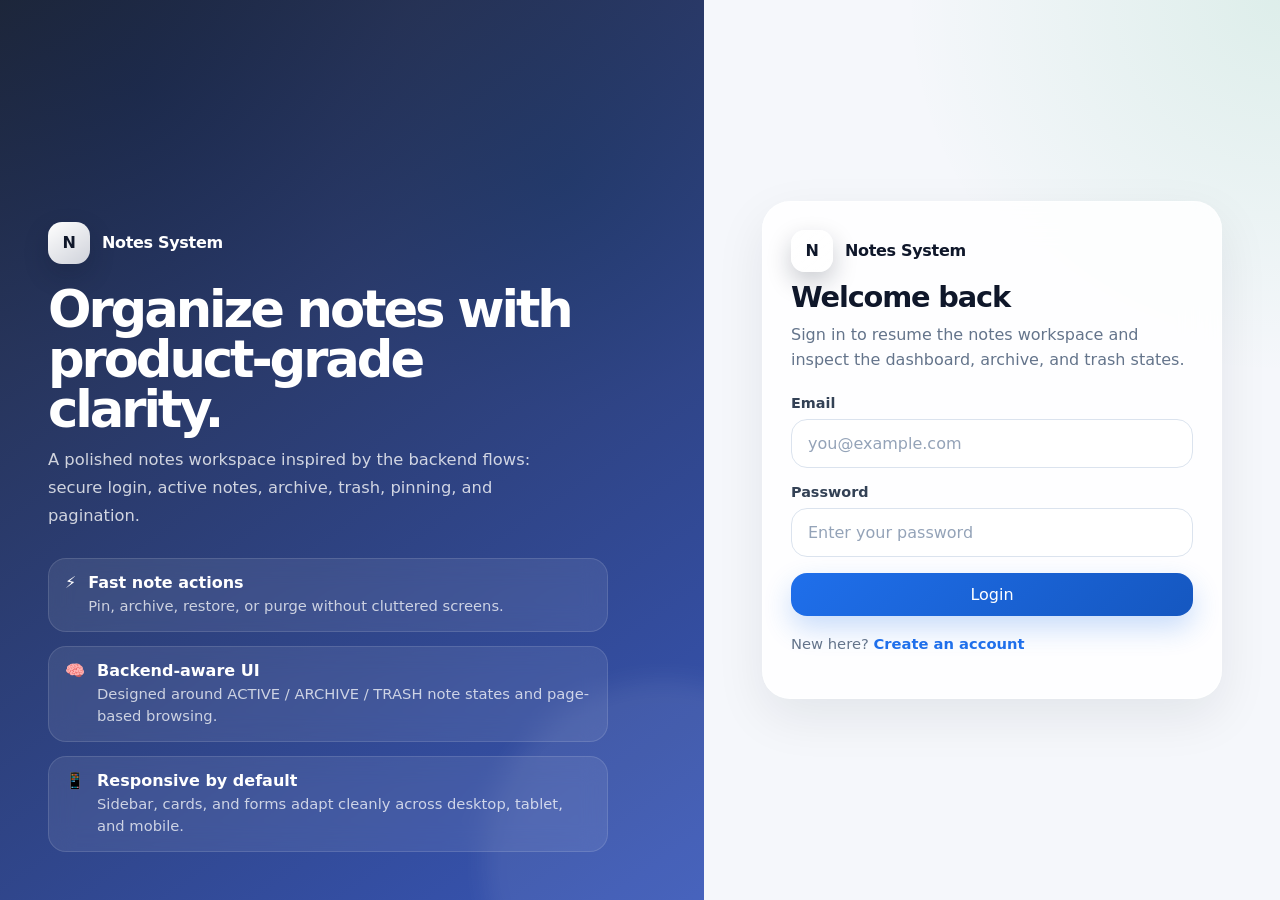
<file: index.html>
<!DOCTYPE html>
<html lang="en">
<head>
  <meta charset="UTF-8" />
  <meta name="viewport" content="width=device-width, initial-scale=1.0" />
  <title>Notes System — Login</title>
  <link rel="stylesheet" href="css/style.css" />
  <link rel="icon" type="image/png" href="images/favicon.png">
</head>
<body data-page="login">
  
<div class="auth-shell">
  <aside class="auth-hero">
    <div class="hero-copy">
      <div class="brand">
        <div class="brand-mark">N</div>
        <span class="brand-text">Notes System</span>
      </div>
      <h1>Organize notes with product-grade clarity.</h1>
      <p>A polished notes workspace inspired by the backend flows: secure login, active notes, archive, trash, pinning, and pagination.</p>
      <div class="hero-points">
        <div class="hero-point">
          <div>⚡</div>
          <div><b>Fast note actions</b><span>Pin, archive, restore, or purge without cluttered screens.</span></div>
        </div>
        <div class="hero-point">
          <div>🧠</div>
          <div><b>Backend-aware UI</b><span>Designed around ACTIVE / ARCHIVE / TRASH note states and page-based browsing.</span></div>
        </div>
        <div class="hero-point">
          <div>📱</div>
          <div><b>Responsive by default</b><span>Sidebar, cards, and forms adapt cleanly across desktop, tablet, and mobile.</span></div>
        </div>
      </div>
    </div>
  </aside>
  <main class="auth-panel">
    <form class="auth-card" id="loginForm" novalidate>
      <div class="brand" style="margin-bottom:8px">
        <div class="brand-mark">N</div>
        <span class="brand-text">Notes System</span>
      </div>
      <h2>Welcome back</h2>
      <p class="sub">Sign in to resume the notes workspace and inspect the dashboard, archive, and trash states.</p>
      <div id="formError" class="alert error" style="display:none"></div>
      <div class="field-group">
        <label for="email">Email</label>
        <input class="input" type="email" id="email" placeholder="you@example.com" autocomplete="email" />
      </div>
      <div class="field-group">
        <label for="password">Password</label>
        <input class="input" type="password" id="password" placeholder="Enter your password" autocomplete="current-password" />
      </div>
      <button class="primary-btn" type="submit" style="width:100%">Login</button>
      <p class="form-note">New here? <a class="link" href="register.html">Create an account</a></p>
    </form>
  </main>
</div>

  <div class="toast" id="toast" aria-live="polite"></div>
  <script src="js/script.js"></script>
</body>
</html>
</file>
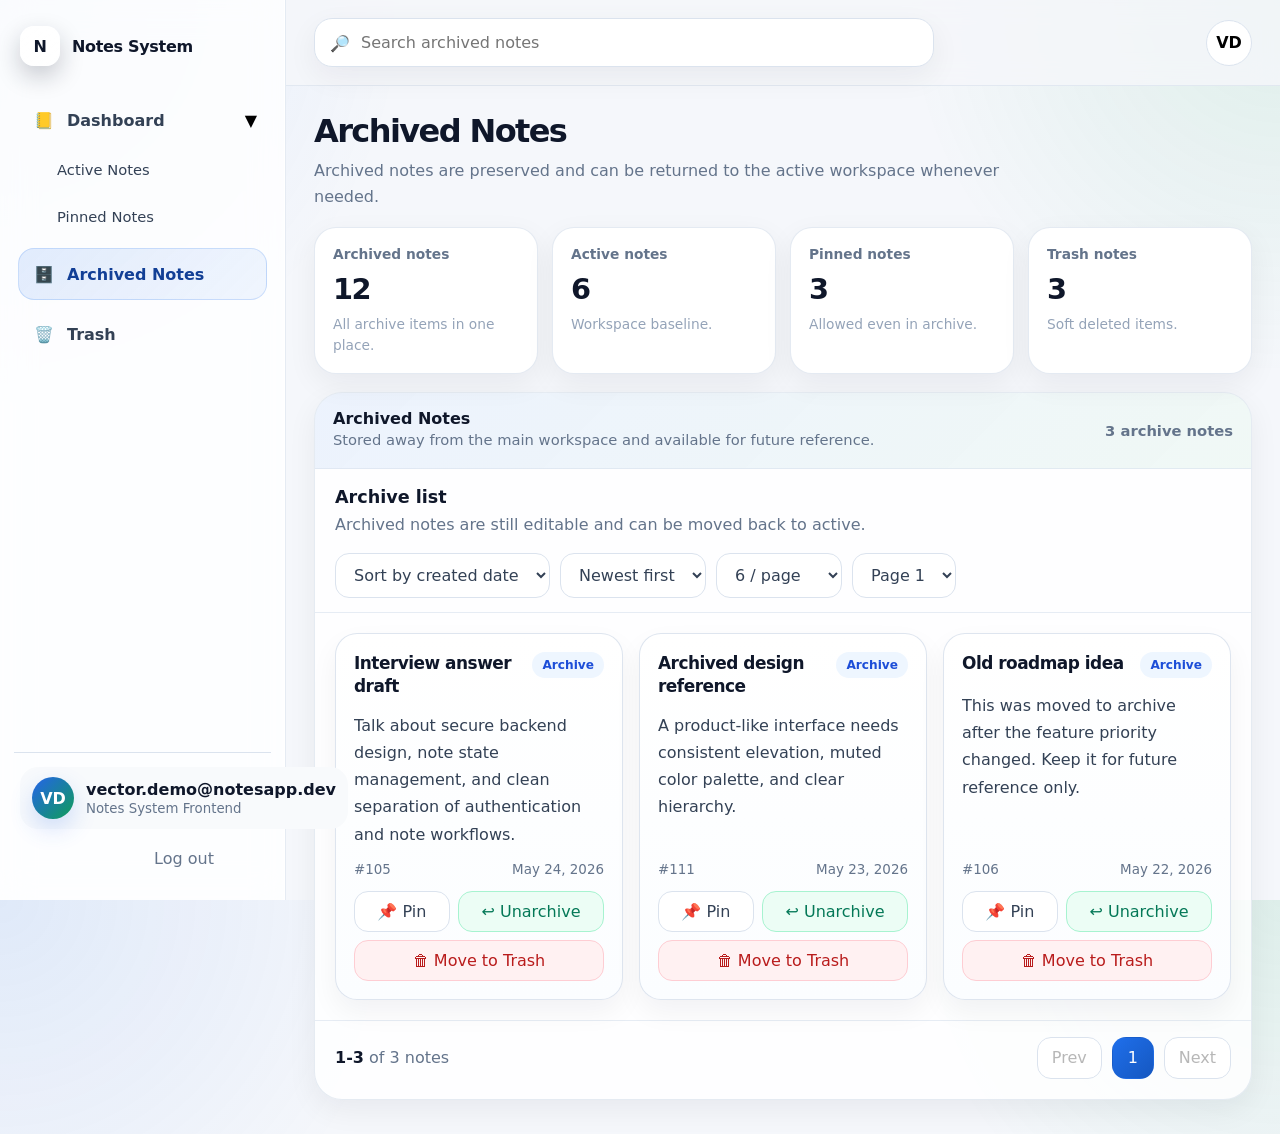
<file: archive.html>
<!DOCTYPE html>
<html lang="en">
<head>
  <meta charset="UTF-8" />
  <meta name="viewport" content="width=device-width, initial-scale=1.0" />
  <title>Notes System — Archive</title>
  <link rel="stylesheet" href="css/style.css" />
  <link rel="icon" type="image/png" href="images/favicon.png">
</head>
<body data-page="archive">
  
<div class="app-shell">
  
<aside class="sidebar" id="sidebar">
  <div class="sidebar-header">
    <a class="brand" href="dashboard.html">
      <div class="brand-mark">N</div>
      <span class="brand-text">Notes System</span>
    </a>
    <button class="menu-toggle" id="sidebarToggleInside" aria-label="Toggle sidebar">☰</button>
  </div>
<nav class="nav">
  <div class="nav-group">
    <div class="dashboard-row">
      <a href="dashboard.html" class="nav-link dashboard-link">
        <span class="nav-icon">📒</span>
        <span class="nav-text">Dashboard</span>
      </a>
      <button
        type="button"
        class="dashboard-arrow-btn"
        data-action="toggle-dashboard-menu">
        <span id="dashboardArrow">▼</span>
      </button>
    </div>
    <div id="dashboardMenu" class="submenu">
      <a href="dashboard.html#activeSection"
        class="nav-link sub-link">
        Active Notes
      </a>
      <a href="dashboard.html#pinnedSection"
        class="nav-link sub-link">
        Pinned Notes
      </a>
    </div>
  </div>
  <a href="archive.html" class="active">
    <span class="nav-icon">🗄️</span>
    <span class="nav-text">Archived Notes</span>
  </a>
  <a href="trash.html">
    <span class="nav-icon">🗑️</span>
    <span class="nav-text">Trash</span>
  </a>
  </nav>
  
  <div class="sidebar-footer">
    <div class="user-chip">
      <div class="avatar" id="sideAvatar">NV</div>
      <div class="user-meta">
        <strong id="sideEmail">visitor</strong>
        <small>Notes System Frontend</small>
      </div>
    </div>
    <button class="ghost-btn" type="button" data-action="logout">Log out</button>
  </div>
</aside>

  <div class="app-main">
    <header class="topbar">
      <div class="topbar-left">
        <button class="menu-toggle" id="sidebarToggle" aria-label="Open menu">☰</button>
        <div class="search-wrap">
          <span class="search-icon">🔎</span>
          <input id="searchInput" type="search" placeholder="Search archived notes" />
        </div>
      </div>
      <div class="topbar-right">
        <button class="avatar-btn" id="topAvatar" aria-label="User avatar">NV</button>
      </div>
    </header>
    <main class="content">
      <section class="page-hero">
        <div>
          <h1 class="page-title">Archived Notes</h1>
          <p class="page-copy">Archived notes are preserved and can be returned to the active workspace whenever needed.</p>
        </div>
      </section>

      <section class="stats-grid" aria-label="Archive summary">
        <div class="stat-card"><div class="label">Archived notes</div><div class="value" id="totalCount">0</div><div class="hint">All archive items in one place.</div></div>
        <div class="stat-card"><div class="label">Active notes</div><div class="value" id="activeCount">0</div><div class="hint">Workspace baseline.</div></div>
        <div class="stat-card"><div class="label">Pinned notes</div><div class="value" id="pinnedCount">0</div><div class="hint">Allowed even in archive.</div></div>
        <div class="stat-card"><div class="label">Trash notes</div><div class="value" id="trashCount">0</div><div class="hint">Soft deleted items.</div></div>
      </section>

      <section class="panel">
        <div class="state-banner helper-band" id="stateBanner">
          <div>
            <strong>Archived Notes</strong>
            <span>Stored away from the active workspace. Use unarchive, pin, or move to trash.</span>
          </div>
          <span><strong id="noteCountLabel">0 archived notes</strong></span>
        </div>
        <div class="panel-header">
          <div>
            <h3>Archive list</h3>
            <p id="pageHint">Archived notes can be moved back to active before making changes.</p>
          </div>
          <div class="toolbar">
            <select id="sortSelect" class="select">
              <option value="createdAt">Sort by created date</option>
              <option value="title">Sort by title</option>
              <option value="noteId">Sort by note ID</option>
            </select>
            <select id="directionSelect" class="select">
              <option value="desc">Newest first</option>
              <option value="asc">Oldest first</option>
            </select>
            <select id="sizeSelect" class="select">
              <option value="4">4 / page</option>
              <option value="6" selected>6 / page</option>
              <option value="8">8 / page</option>
              <option value="10">10 / page</option>
            </select>
            <select id="pageSelect" class="select"><option value="1">Page 1</option></select>
          </div>
        </div>
        <div class="notes-grid" id="notesGrid"></div>
        <div class="pagination" id="pagination"></div>
      </section>
    </main>
  </div>
</div>

  <div class="toast" id="toast" aria-live="polite"></div>
  <script src="js/script.js"></script>
</body>
</html>
</file>
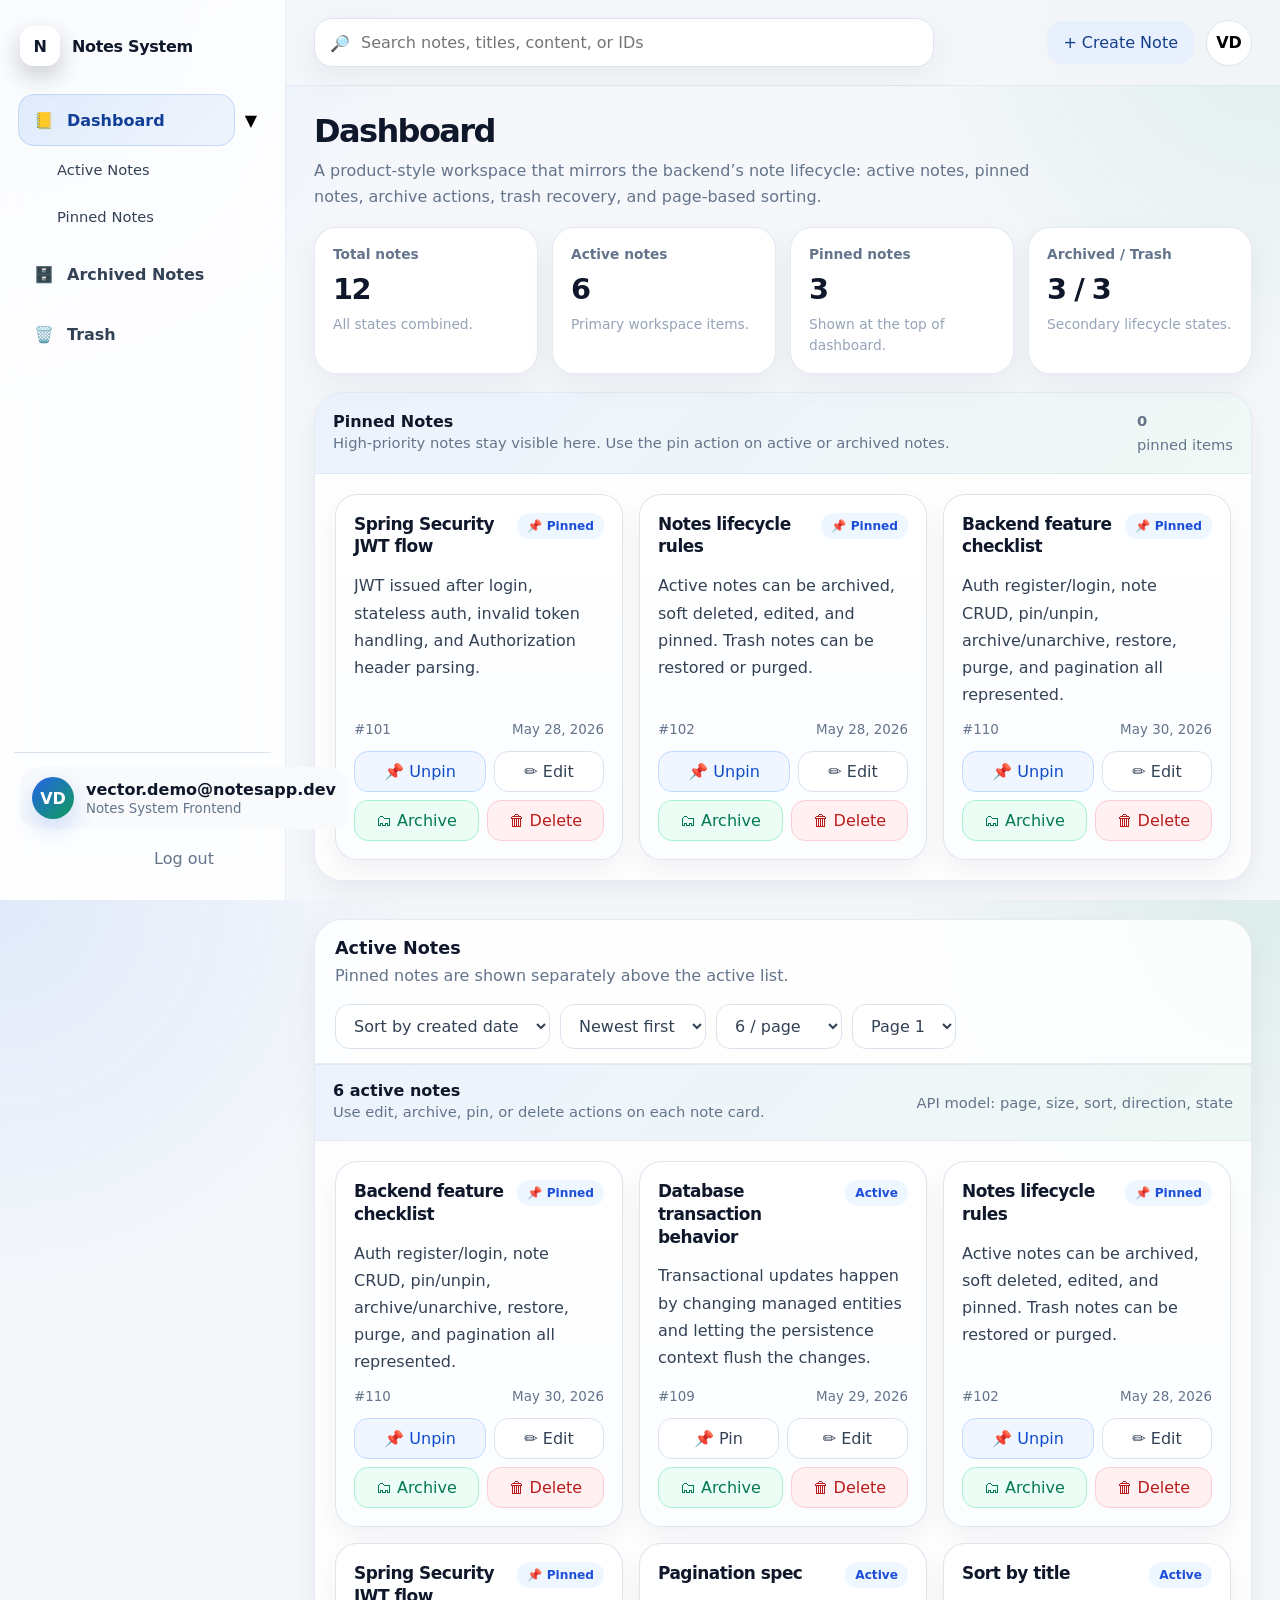
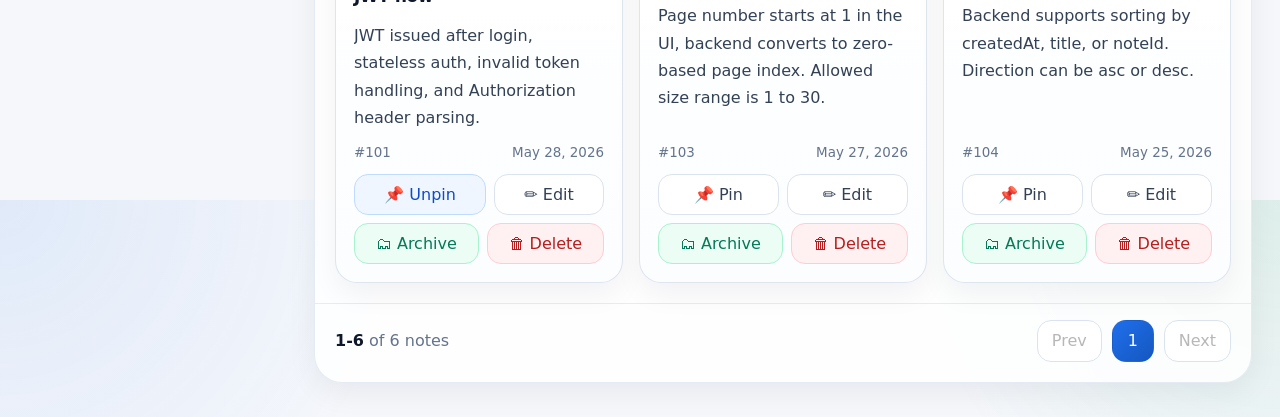
<file: dashboard.html>
<!DOCTYPE html>
<html lang="en">
<head>
  <meta charset="UTF-8" />
  <meta name="viewport" content="width=device-width, initial-scale=1.0" />
  <title>Notes System — Dashboard</title>
  <link rel="stylesheet" href="css/style.css" />
  <link rel="icon" type="image/png" href="images/favicon.png">
</head>
<body data-page="dashboard">
  
<div class="app-shell">
  
<aside class="sidebar" id="sidebar">
  <div class="sidebar-header">
    <a class="brand" href="dashboard.html">
      <div class="brand-mark">N</div>
      <span class="brand-text">Notes System</span>
    </a>
    <button class="menu-toggle" id="sidebarToggleInside" aria-label="Toggle sidebar">☰</button>
  </div>
<nav class="nav">
  <div class="nav-group">
    <div class="dashboard-row">
      <a href="dashboard.html" class="nav-link dashboard-link">
        <span class="nav-icon">📒</span>
        <span class="nav-text">Dashboard</span>
      </a>
      <button
        type="button"
        class="dashboard-arrow-btn"
        data-action="toggle-dashboard-menu">
        <span id="dashboardArrow">▼</span>
      </button>
    </div>
    <div id="dashboardMenu" class="submenu">
      <button
        class="nav-link sub-link"
        type="button"
        data-action="scroll-active">
        Active Notes
      </button>
      <button
        class="nav-link sub-link"
        type="button"
        data-action="scroll-pinned">
        Pinned Notes
      </button>
    </div>
  </div>
  <a href="archive.html">
    <span class="nav-icon">🗄️</span>
    <span class="nav-text">Archived Notes</span>
  </a>
  <a href="trash.html">
    <span class="nav-icon">🗑️</span>
    <span class="nav-text">Trash</span>
  </a>
  </nav>
  
  <div class="sidebar-footer">
    <div class="user-chip">
      <div class="avatar" id="sideAvatar">NV</div>
      <div class="user-meta">
        <strong id="sideEmail">visitor</strong>
        <small>Notes System Frontend</small>
      </div>
    </div>
    <button class="ghost-btn" type="button" data-action="logout">Log out</button>
  </div>
</aside>

  <div class="app-main">
    
<header class="topbar">
  <div class="topbar-left">
    <button class="menu-toggle" id="sidebarToggle" aria-label="Open menu">☰</button>
    <div class="search-wrap">
      <span class="search-icon">🔎</span>
      <input id="searchInput" type="search" placeholder="Search notes, titles, content, or IDs" />
    </div>
  </div>
  <div class="topbar-right">
    <button class="secondary-btn" id="createNoteBtn" data-action="open-create-modal">+ Create Note</button>
    <button class="avatar-btn" id="topAvatar" aria-label="User avatar">NV</button>
  </div>
</header>

    <main class="content">
      <section class="page-hero">
        <div>
          <h1 class="page-title">Dashboard</h1>
          <p class="page-copy">A product-style workspace that mirrors the backend’s note lifecycle: active notes, pinned notes, archive actions, trash recovery, and page-based sorting.</p>
        </div>
      </section>

      <section class="stats-grid" aria-label="Workspace summary">
        <div class="stat-card"><div class="label">Total notes</div><div class="value" id="totalCount">0</div><div class="hint">All states combined.</div></div>
        <div class="stat-card"><div class="label">Active notes</div><div class="value" id="activeCount">0</div><div class="hint">Primary workspace items.</div></div>
        <div class="stat-card"><div class="label">Pinned notes</div><div class="value" id="pinnedCount">0</div><div class="hint">Shown at the top of dashboard.</div></div>
        <div class="stat-card"><div class="label">Archived / Trash</div><div class="value"><span id="archiveCount">0</span> / <span id="trashCount">0</span></div><div class="hint">Secondary lifecycle states.</div></div>
      </section>

      <section class="panel" id="pinnedSection">
        <div class="helper-band">
          <div>
            <strong>Pinned Notes</strong>
            <span>High-priority notes stay visible here. Use the pin action on active or archived notes.</span>
          </div>
          <span><strong id="pinnedCountInline">0</strong> pinned items</span>
        </div>
        <div class="notes-grid" id="pinnedGrid"></div>
      </section>

      <div class="section-spacer"></div>

      <section class="panel" id="activeSection">
        <div class="panel-header">
          <div>
            <h3>Active Notes</h3>
            <p id="pageHint">Pinned notes are shown separately above the active list.</p>
          </div>
          <div class="toolbar">
            <select id="sortSelect" class="select" aria-label="Sort notes">
              <option value="createdAt">Sort by created date</option>
              <option value="title">Sort by title</option>
              <option value="noteId">Sort by note ID</option>
            </select>
            <select id="directionSelect" class="select" aria-label="Sort direction">
              <option value="desc">Newest first</option>
              <option value="asc">Oldest first</option>
            </select>
            <select id="sizeSelect" class="select" aria-label="Page size">
              <option value="4">4 / page</option>
              <option value="6" selected>6 / page</option>
              <option value="8">8 / page</option>
              <option value="10">10 / page</option>
            </select>
            <select id="pageSelect" class="select" aria-label="Page number">
              <option value="1">Page 1</option>
            </select>
          </div>
        </div>
        <div class="helper-band" style="border-top:1px solid rgba(219,227,238,.65)">
          <div>
            <strong id="noteCountLabel">0 active notes</strong>
            <span>Use edit, archive, pin, or delete actions on each note card.</span>
          </div>
          <span>API model: page, size, sort, direction, state</span>
        </div>
        <div class="notes-grid" id="notesGrid"></div>
        <div class="pagination" id="pagination"></div>
      </section>
    </main>
  </div>
</div>

<div class="modal" id="noteModal" aria-hidden="true">
  <div class="modal-card" role="dialog" aria-modal="true">
    <div class="modal-head">
      <h3 id="modalTitle">Create Note</h3>
      <button class="ghost-btn" type="button" data-close-modal>✕</button>
    </div>
    <form id="noteForm">
      <div class="modal-body">
        <p class="form-note" style="margin-top:0">The backend allows note creation with either a title, content, or both. This form follows the same rule.</p>
        <div id="noteError" class="alert error" style="display:none"></div>
        <div class="field-group">
          <label for="noteTitle">Title</label>
          <input class="input" type="text" id="noteTitle" placeholder="Meeting summary, feature idea, task list..." />
        </div>
        <div class="field-group">
          <label for="noteBody">Note content</label>
          <textarea class="input textarea" id="noteBody" placeholder="Write your note here..."></textarea>
        </div>
      </div>
      <div class="modal-actions">
        <button class="ghost-btn" type="button" data-close-modal>Cancel</button>
        <button class="primary-btn" type="submit">Save</button>
      </div>
    </form>
  </div>
</div>

  <div class="toast" id="toast" aria-live="polite"></div>
  <script src="js/script.js"></script>
</body>
</html>
</file>
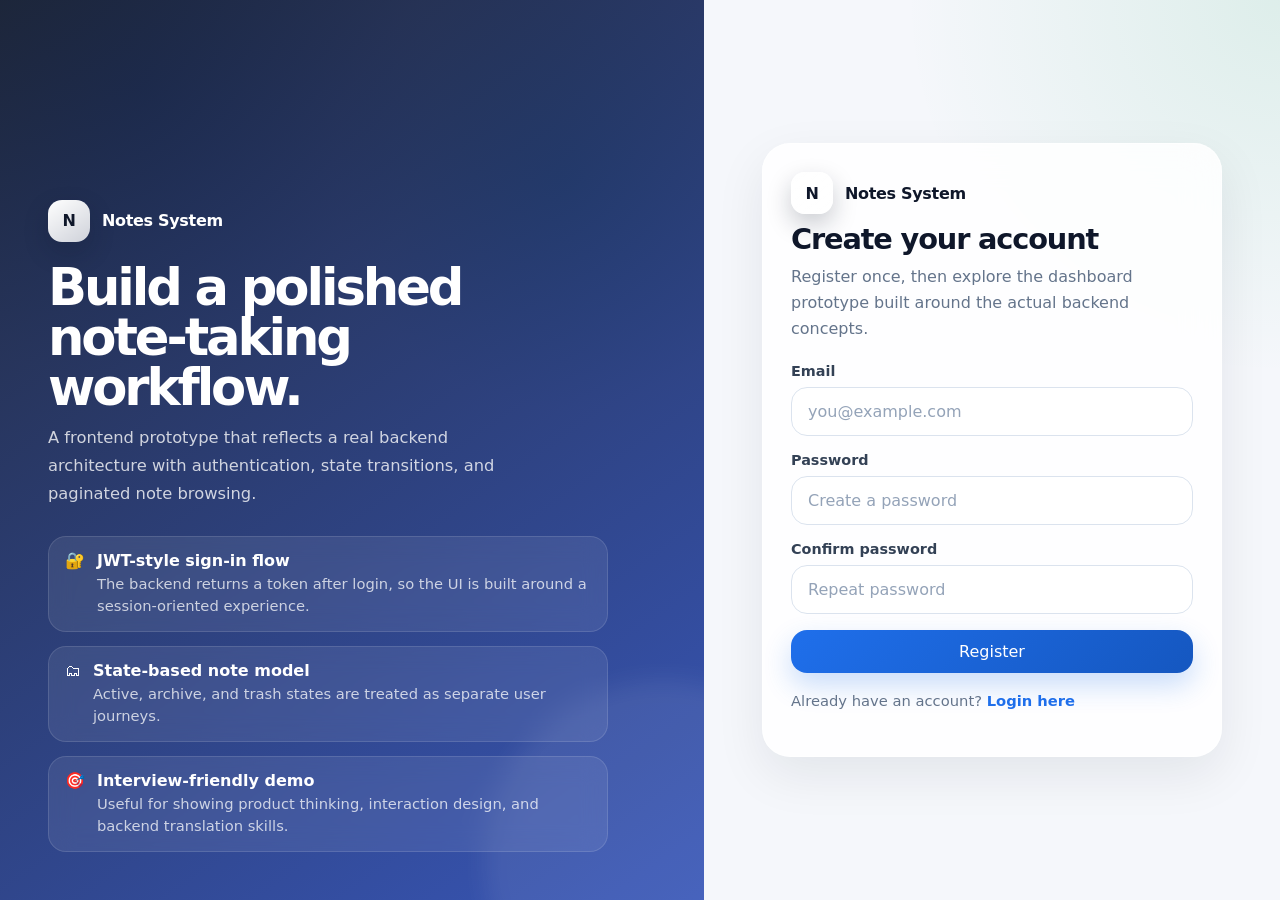
<file: register.html>
<!DOCTYPE html>
<html lang="en">
<head>
  <meta charset="UTF-8" />
  <meta name="viewport" content="width=device-width, initial-scale=1.0" />
  <title>Notes System — Register</title>
  <link rel="stylesheet" href="css/style.css" />
  <link rel="icon" type="image/png" href="images/favicon.png">
</head>
<body data-page="register">
  
<div class="auth-shell">
  <aside class="auth-hero">
    <div class="hero-copy">
      <div class="brand">
        <div class="brand-mark">N</div>
        <span class="brand-text">Notes System</span>
      </div>
      <h1>Build a polished note-taking workflow.</h1>
      <p>A frontend prototype that reflects a real backend architecture with authentication, state transitions, and paginated note browsing.</p>
      <div class="hero-points">
        <div class="hero-point">
          <div>🔐</div>
          <div><b>JWT-style sign-in flow</b><span>The backend returns a token after login, so the UI is built around a session-oriented experience.</span></div>
        </div>
        <div class="hero-point">
          <div>🗂</div>
          <div><b>State-based note model</b><span>Active, archive, and trash states are treated as separate user journeys.</span></div>
        </div>
        <div class="hero-point">
          <div>🎯</div>
          <div><b>Interview-friendly demo</b><span>Useful for showing product thinking, interaction design, and backend translation skills.</span></div>
        </div>
      </div>
    </div>
  </aside>
  <main class="auth-panel">
    <form class="auth-card" id="registerForm" novalidate>
      <div class="brand" style="margin-bottom:8px">
        <div class="brand-mark">N</div>
        <span class="brand-text">Notes System</span>
      </div>
      <h2>Create your account</h2>
      <p class="sub">Register once, then explore the dashboard prototype built around the actual backend concepts.</p>
      <div id="formError" class="alert error" style="display:none"></div>
      <div class="field-group">
        <label for="email">Email</label>
        <input class="input" type="email" id="email" placeholder="you@example.com" autocomplete="email" />
      </div>
      <div class="field-group">
        <label for="password">Password</label>
        <input class="input" type="password" id="password" placeholder="Create a password" autocomplete="new-password" />
      </div>
      <div class="field-group">
        <label for="confirmPassword">Confirm password</label>
        <input class="input" type="password" id="confirmPassword" placeholder="Repeat password" autocomplete="new-password" />
      </div>
      <button class="primary-btn" type="submit" style="width:100%">Register</button>
      <p class="form-note">Already have an account? <a class="link" href="login.html">Login here</a></p>
    </form>
  </main>
</div>

  <div class="toast" id="toast" aria-live="polite"></div>
  <script src="js/script.js"></script>
</body>
</html>
</file>
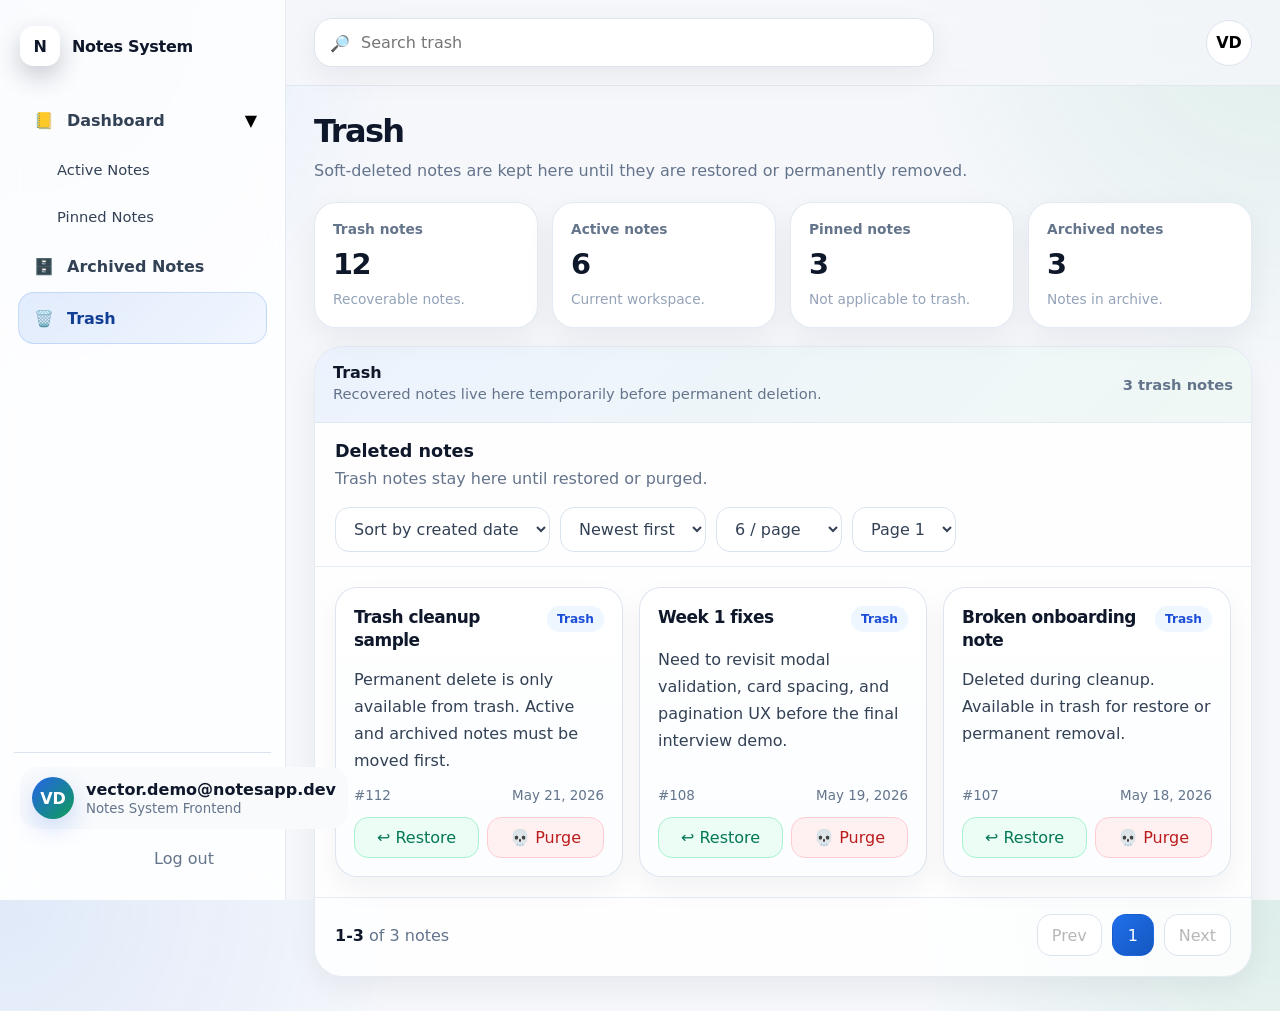
<file: trash.html>
<!DOCTYPE html>
<html lang="en">
<head>
  <meta charset="UTF-8" />
  <meta name="viewport" content="width=device-width, initial-scale=1.0" />
  <title>Notes System — Trash</title>
  <link rel="stylesheet" href="css/style.css" />
  <link rel="icon" type="image/png" href="images/favicon.png">
</head>
<body data-page="trash">
  
<div class="app-shell">
  
<aside class="sidebar" id="sidebar">
  <div class="sidebar-header">
    <a class="brand" href="dashboard.html">
      <div class="brand-mark">N</div>
      <span class="brand-text">Notes System</span>
    </a>
    <button class="menu-toggle" id="sidebarToggleInside" aria-label="Toggle sidebar">☰</button>
  </div>
<nav class="nav">
  <div class="nav-group">
    <div class="dashboard-row">
      <a href="dashboard.html" class="nav-link dashboard-link">
        <span class="nav-icon">📒</span>
        <span class="nav-text">Dashboard</span>
      </a>
      <button
        type="button"
        class="dashboard-arrow-btn"
        data-action="toggle-dashboard-menu">
        <span id="dashboardArrow">▼</span>
      </button>
    </div>
    <div id="dashboardMenu" class="submenu">
    <a href="dashboard.html#activeSection"
       class="nav-link sub-link">
      Active Notes
    </a>
    <a href="dashboard.html#pinnedSection"
       class="nav-link sub-link">
       Pinned Notes
    </a>
</div>
  <a href="archive.html">
    <span class="nav-icon">🗄️</span>
    <span class="nav-text">Archived Notes</span>
  </a>
  <a href="trash.html" class="active">
    <span class="nav-icon">🗑️</span>
    <span class="nav-text">Trash</span>
  </a>
  </nav>
  
  <div class="sidebar-footer">
    <div class="user-chip">
      <div class="avatar" id="sideAvatar">NV</div>
      <div class="user-meta">
        <strong id="sideEmail">visitor</strong>
        <small>Notes System Frontend</small>
      </div>
    </div>
    <button class="ghost-btn" type="button" data-action="logout">Log out</button>
  </div>
</aside>

  <div class="app-main">
    <header class="topbar">
      <div class="topbar-left">
        <button class="menu-toggle" id="sidebarToggle" aria-label="Open menu">☰</button>
        <div class="search-wrap">
          <span class="search-icon">🔎</span>
          <input id="searchInput" type="search" placeholder="Search trash" />
        </div>
      </div>
      <div class="topbar-right">
        <button class="avatar-btn" id="topAvatar" aria-label="User avatar">NV</button>
      </div>
    </header>
    <main class="content">
      <section class="page-hero">
        <div>
          <h1 class="page-title">Trash</h1>
          <p class="page-copy">Soft-deleted notes are kept here until they are restored or permanently removed.</p>
        </div>
      </section>

      <section class="stats-grid" aria-label="Trash summary">
        <div class="stat-card"><div class="label">Trash notes</div><div class="value" id="totalCount">0</div><div class="hint">Recoverable notes.</div></div>
        <div class="stat-card"><div class="label">Active notes</div><div class="value" id="activeCount">0</div><div class="hint">Current workspace.</div></div>
        <div class="stat-card"><div class="label">Pinned notes</div><div class="value" id="pinnedCount">0</div><div class="hint">Not applicable to trash.</div></div>
        <div class="stat-card"><div class="label">Archived notes</div><div class="value" id="archiveCount">0</div><div class="hint">Notes in archive.</div></div>
      </section>

      <section class="panel">
        <div class="state-banner helper-band" id="stateBanner">
          <div>
            <strong>Trash</strong>
            <span>Trash notes can be restored to active or purged forever.</span>
          </div>
          <span><strong id="noteCountLabel">0 trash notes</strong></span>
        </div>
        <div class="panel-header">
          <div>
            <h3>Deleted notes</h3>
            <p id="pageHint">Restore when needed, purge when confirmed dead.</p>
          </div>
          <div class="toolbar">
            <select id="sortSelect" class="select">
              <option value="createdAt">Sort by created date</option>
              <option value="title">Sort by title</option>
              <option value="noteId">Sort by note ID</option>
            </select>
            <select id="directionSelect" class="select">
              <option value="desc">Newest first</option>
              <option value="asc">Oldest first</option>
            </select>
            <select id="sizeSelect" class="select">
              <option value="4">4 / page</option>
              <option value="6" selected>6 / page</option>
              <option value="8">8 / page</option>
              <option value="10">10 / page</option>
            </select>
            <select id="pageSelect" class="select"><option value="1">Page 1</option></select>
          </div>
        </div>
        <div class="notes-grid" id="notesGrid"></div>
        <div class="pagination" id="pagination"></div>
      </section>
    </main>
  </div>
</div>

  <div class="toast" id="toast" aria-live="polite"></div>
  <script src="js/script.js"></script>
</body>
</html>
</file>
<file: css/style.css>
:root{
  --bg:#f5f7fb;
  --surface:#ffffff;
  --surface-2:#f8fafc;
  --surface-3:#eef2f7;
  --text:#0f172a;
  --muted:#64748b;
  --line:#dbe3ee;
  --primary:#1f6feb;
  --primary-2:#1557c0;
  --success:#0f9d58;
  --warning:#f59e0b;
  --danger:#ef4444;
  --shadow:0 18px 50px rgba(15, 23, 42, .08);
  --shadow-soft:0 10px 30px rgba(15, 23, 42, .06);
  --radius:24px;
  --radius-lg:20px;
  --radius-md:16px;
  --radius-sm:12px;
  --sidebar-w:286px;
  --sidebar-collapsed:84px;
  --transition:180ms ease;
  --font: Inter, ui-sans-serif, system-ui, -apple-system, BlinkMacSystemFont, "Segoe UI", Roboto, Arial, sans-serif;
}

*{box-sizing:border-box}
html,body{height:100%}
body{
  margin:0;
  font-family:var(--font);
  color:var(--text);
  background:
    radial-gradient(circle at top left, rgba(31,111,235,.10), transparent 26%),
    radial-gradient(circle at top right, rgba(15,157,88,.10), transparent 24%),
    var(--bg);
}
a{color:inherit;text-decoration:none}
button,input,textarea,select{font:inherit}
img{max-width:100%;display:block}
.hidden{display:none !important}
.sr-only{
  position:absolute;width:1px;height:1px;padding:0;margin:-1px;overflow:hidden;
  clip:rect(0,0,0,0);white-space:nowrap;border:0
}

.auth-shell{
  min-height:100vh;
  display:grid;
  grid-template-columns:minmax(320px, 1.1fr) minmax(340px, .9fr);
}
.auth-hero{
  padding:48px;
  display:flex;
  align-items:flex-end;
  position:relative;
  overflow:hidden;
  color:#fff;
  background:
    linear-gradient(145deg, rgba(15,23,42,.92), rgba(30,64,175,.88)),
    radial-gradient(circle at 20% 10%, rgba(59,130,246,.45), transparent 30%),
    radial-gradient(circle at 80% 20%, rgba(16,185,129,.34), transparent 25%);
}
.auth-hero::after{
  content:"";
  position:absolute;inset:auto -140px -140px auto;
  width:360px;height:360px;border-radius:50%;
  background:rgba(255,255,255,.08);
  filter:blur(12px);
}
.hero-copy{position:relative;z-index:1;max-width:560px}
.brand{
  display:flex;align-items:center;gap:12px;font-weight:800;letter-spacing:-.02em
}
.brand-mark{
  width:42px;height:42px;border-radius:14px;
  background:linear-gradient(145deg, #ffffff, rgba(255,255,255,.78));
  color:#0f172a;
  display:grid;place-items:center;
  box-shadow:0 10px 25px rgba(15,23,42,.22);
  font-weight:900;
}
.hero-copy h1{
  margin:20px 0 12px;
  font-size:clamp(2.25rem, 4vw, 4.4rem);
  line-height:.98;
  letter-spacing:-.06em;
}
.hero-copy p{
  margin:0;
  color:rgba(255,255,255,.78);
  font-size:1.02rem;
  line-height:1.7;
  max-width:48ch;
}
.hero-points{
  margin-top:28px;
  display:grid;
  gap:14px;
}
.hero-point{
  display:flex;gap:12px;align-items:flex-start;
  padding:14px 16px;
  border:1px solid rgba(255,255,255,.12);
  border-radius:18px;
  background:rgba(255,255,255,.08);
  backdrop-filter:blur(12px);
}
.hero-point b{display:block;margin-bottom:3px}
.hero-point span{color:rgba(255,255,255,.74);font-size:.92rem;line-height:1.5}

.auth-panel{
  display:grid;
  place-items:center;
  padding:32px;
}
.auth-card{
  width:min(100%, 460px);
  background:rgba(255,255,255,.86);
  border:1px solid rgba(255,255,255,.52);
  backdrop-filter:blur(18px);
  box-shadow:var(--shadow);
  border-radius:28px;
  padding:28px;
}
.auth-card h2{
  margin:8px 0 8px;
  font-size:1.8rem;
  letter-spacing:-.04em;
}
.auth-card .sub{
  margin:0 0 22px;
  color:var(--muted);
  line-height:1.6;
}
.field-group{display:grid;gap:8px;margin-bottom:16px}
label{
  font-size:.9rem;
  color:#334155;
  font-weight:600;
}
.input{
  width:100%;
  border:1px solid var(--line);
  background:#fff;
  color:var(--text);
  padding:14px 16px;
  border-radius:16px;
  outline:none;
  transition:border-color var(--transition), box-shadow var(--transition), transform var(--transition);
}
.input:focus{
  border-color:rgba(31,111,235,.62);
  box-shadow:0 0 0 4px rgba(31,111,235,.12);
}
.input::placeholder{color:#94a3b8}
.row{
  display:flex;gap:12px;align-items:center;justify-content:space-between;flex-wrap:wrap
}
.primary-btn,.secondary-btn,.ghost-btn,.icon-btn,.tab-btn,.chip-btn{
  border:0;
  border-radius:16px;
  padding:12px 16px;
  cursor:pointer;
  transition:transform var(--transition), box-shadow var(--transition), background var(--transition), color var(--transition), opacity var(--transition);
}
.primary-btn{
  background:linear-gradient(135deg, var(--primary), var(--primary-2));
  color:#fff;
  box-shadow:0 12px 28px rgba(31,111,235,.24);
}
.primary-btn:hover,.secondary-btn:hover,.ghost-btn:hover,.icon-btn:hover,.tab-btn:hover,.chip-btn:hover{transform:translateY(-1px)}
.secondary-btn{
  background:#e8f0fe;color:#163f8a;
}
.ghost-btn{
  background:transparent;color:var(--muted);padding:10px 12px;
}
.link{
  color:var(--primary);
  font-weight:700;
}
.form-note{
  margin-top:16px;
  font-size:.92rem;
  color:var(--muted);
  line-height:1.6;
}
.alert{
  margin:0 0 16px;
  padding:12px 14px;
  border-radius:14px;
  font-size:.92rem;
  line-height:1.5;
  border:1px solid transparent;
}
.alert.error{background:#fff1f2;color:#be123c;border-color:#fecdd3}
.alert.success{background:#ecfdf5;color:#047857;border-color:#a7f3d0}

.app-shell{
  min-height:100vh;
  display:grid;
  grid-template-columns:var(--sidebar-w) 1fr;
}
.sidebar{
  position:sticky;top:0;
  height:100vh;
  padding:18px 14px;
  display:flex;
  flex-direction:column;
  gap:18px;
  background:rgba(255,255,255,.82);
  backdrop-filter:blur(16px);
  border-right:1px solid rgba(219,227,238,.7);
  box-shadow:inset -1px 0 0 rgba(255,255,255,.8);
}
.sidebar-header{
  padding:8px 6px 6px;
  display:flex;align-items:center;justify-content:space-between;gap:10px;
}
.sidebar .brand{font-size:1rem}
.sidebar .brand-mark{width:40px;height:40px;border-radius:14px}
.nav{
  display:grid;
  gap:8px;
  padding:4px;
}
.nav a,.nav button.nav-link{
  display:flex;align-items:center;gap:12px;
  width:100%;
  text-align:left;
  padding:14px 14px;
  border-radius:16px;
  color:#334155;
  background:transparent;
  border:1px solid transparent;
}
.nav a:hover,.nav button.nav-link:hover{background:var(--surface-2)}
.nav a.active,.nav button.nav-link.active{
  background:linear-gradient(135deg, rgba(31,111,235,.12), rgba(31,111,235,.06));
  color:#123f96;
  border-color:rgba(31,111,235,.18);
}
.nav .nav-icon{
  width:22px;height:22px;display:grid;place-items:center;
  font-size:1rem;flex:0 0 auto;
}
.nav .nav-text{font-weight:600}
.sidebar-footer{
  margin-top:auto;
  padding:14px 6px 4px;
  border-top:1px solid var(--line);
  display:grid;
  gap:10px;
}
.user-chip{
  display:flex;align-items:center;gap:12px;
  padding:10px 12px;
  border-radius:18px;
  background:var(--surface-2);
}
.avatar{
  width:42px;height:42px;border-radius:50%;
  display:grid;place-items:center;
  background:linear-gradient(135deg, #2563eb, #0f9d58);
  color:#fff;font-weight:800;
  box-shadow:0 10px 24px rgba(37,99,235,.2);
}
.user-chip small{display:block;color:var(--muted);margin-top:2px}
.app-main{min-width:0}
.topbar{
  position:sticky;top:0;z-index:15;
  display:flex;align-items:center;gap:14px;justify-content:space-between;
  padding:18px 28px;
  background:rgba(245,247,251,.8);
  backdrop-filter:blur(14px);
  border-bottom:1px solid rgba(219,227,238,.7);
}
.topbar-left,.topbar-right{display:flex;align-items:center;gap:12px;min-width:0}
.menu-toggle{
  display:none;
  width:46px;height:46px;
  border-radius:16px;
  border:1px solid var(--line);
  background:#fff;
}
.search-wrap{
  min-width:min(54vw, 620px);
  position:relative;
}
.search-wrap input{
  width:100%;
  padding:14px 18px 14px 46px;
  border-radius:18px;
  border:1px solid var(--line);
  background:#fff;
  box-shadow:var(--shadow-soft);
  outline:none;
}
.search-wrap .search-icon{
  position:absolute;left:16px;top:50%;transform:translateY(-50%);
  color:#94a3b8;
}
.avatar-btn{
  width:46px;height:46px;border-radius:50%;
  border:1px solid var(--line);
  background:#fff;
  display:grid;place-items:center;
  font-weight:800;
}
.content{
  padding:26px 28px 34px;
}
.page-hero{
  display:flex;align-items:flex-end;justify-content:space-between;gap:16px;
  margin-bottom:18px;
}
.page-title{
  margin:0;
  font-size:2rem;
  letter-spacing:-.05em;
}
.page-copy{margin:8px 0 0;color:var(--muted);line-height:1.6;max-width:72ch}
.stats-grid{
  display:grid;
  grid-template-columns:repeat(4, minmax(0,1fr));
  gap:14px;
  margin-bottom:18px;
}
.stat-card{
  padding:18px;
  border-radius:22px;
  background:var(--surface);
  border:1px solid rgba(219,227,238,.75);
  box-shadow:var(--shadow-soft);
}
.stat-card .label{color:var(--muted);font-size:.86rem;font-weight:600}
.stat-card .value{
  margin-top:10px;
  font-size:1.8rem;font-weight:800;letter-spacing:-.05em;
}
.stat-card .hint{margin-top:8px;color:#94a3b8;font-size:.86rem;line-height:1.5}
.panel{
  margin-top:18px;
  background:rgba(255,255,255,.84);
  border:1px solid rgba(219,227,238,.72);
  box-shadow:var(--shadow-soft);
  border-radius:28px;
  overflow:hidden;
}
.panel-header{
  padding:18px 20px 14px;
  display:flex;align-items:flex-end;justify-content:space-between;gap:16px;flex-wrap:wrap;
  border-bottom:1px solid rgba(219,227,238,.65);
}
.panel-header h3{margin:0;font-size:1.1rem}
.panel-header p{margin:6px 0 0;color:var(--muted);line-height:1.5}
.toolbar{
  display:flex;align-items:center;gap:10px;flex-wrap:wrap;
}
.select{
  border:1px solid var(--line);
  background:#fff;
  padding:11px 14px;
  border-radius:14px;
  color:#334155;
}
.notes-grid{
  padding:20px;
  display:grid;
  grid-template-columns:repeat(auto-fit, minmax(240px, 1fr));
  gap:16px;
}
.note-card{
  display:flex;
  flex-direction:column;
  gap:14px;
  background:linear-gradient(180deg, #fff, #fbfdff);
  border:1px solid rgba(219,227,238,.9);
  border-radius:22px;
  padding:18px;
  box-shadow:0 12px 28px rgba(15, 23, 42, .05);
  transition:transform var(--transition), box-shadow var(--transition), border-color var(--transition);
  min-height:250px;
}
.note-card:hover{
  transform:translateY(-2px);
  box-shadow:0 18px 32px rgba(15, 23, 42, .09);
  border-color:rgba(31,111,235,.2);
}
.note-top{
  display:flex;align-items:flex-start;justify-content:space-between;gap:12px;
}
.note-title{
  margin:0;
  font-size:1.06rem;
  letter-spacing:-.03em;
  line-height:1.35;
  word-break:break-word;
}
.note-badge{
  display:inline-flex;align-items:center;gap:6px;
  padding:6px 10px;
  border-radius:999px;
  font-size:.76rem;font-weight:700;
  background:#eef6ff;color:#1d4ed8;
  white-space:nowrap;
}
.note-preview{
  color:#334155;
  line-height:1.7;
  margin:0;
  flex:1;
  display:-webkit-box;
  -webkit-box-orient:vertical;
  -webkit-line-clamp:5;
  overflow:hidden;
  word-break:break-word;
}
.note-meta{
  display:flex;align-items:center;justify-content:space-between;gap:10px;
  color:var(--muted);
  font-size:.84rem;
}
.note-actions{
  display:flex;flex-wrap:wrap;gap:8px;
}
.note-actions .icon-btn{
  flex:1 1 auto;
  border:1px solid var(--line);
  background:#fff;
  color:#334155;
  padding:10px 12px;
  border-radius:14px;
}
.note-actions .icon-btn.danger{
  color:#b91c1c;
  background:#fff1f2;
  border-color:#fecdd3;
}
.note-actions .icon-btn.primary{
  color:#0f4bc9;
  background:#eff6ff;
  border-color:#bfdbfe;
}
.note-actions .icon-btn.good{
  color:#047857;
  background:#ecfdf5;
  border-color:#a7f3d0;
}
.section-spacer{height:20px}
.helper-band{
  display:flex;align-items:center;justify-content:space-between;gap:16px;flex-wrap:wrap;
  padding:16px 18px;
  background:linear-gradient(135deg, rgba(31,111,235,.08), rgba(15,157,88,.06));
  border-bottom:1px solid rgba(219,227,238,.65);
}
.helper-band strong{display:block}
.helper-band span{color:var(--muted);font-size:.92rem;line-height:1.6}
.pagination{
  display:flex;align-items:center;justify-content:space-between;gap:14px;flex-wrap:wrap;
  padding:16px 20px 20px;
  border-top:1px solid rgba(219,227,238,.65);
}
.page-controls{display:flex;align-items:center;gap:10px;flex-wrap:wrap}
.page-pill{
  min-width:42px;height:42px;border-radius:14px;
  border:1px solid var(--line);
  background:#fff;
  cursor:pointer;
  padding:0 14px;
}
.page-pill.active{
  background:linear-gradient(135deg, var(--primary), var(--primary-2));
  color:#fff;border-color:transparent;
}
.empty-state{
  padding:34px 22px 38px;
  text-align:center;
  color:var(--muted);
}
.empty-state .icon{
  width:64px;height:64px;border-radius:22px;
  display:grid;place-items:center;
  margin:0 auto 14px;
  background:#eff6ff;color:#1d4ed8;
  font-size:1.7rem;
}
.modal{
  position:fixed;inset:0;z-index:40;
  display:none;
  align-items:center;justify-content:center;
  padding:18px;
  background:rgba(15,23,42,.46);
  backdrop-filter:blur(4px);
}
.modal.open{display:flex}
.modal-card{
  width:min(100%, 640px);
  background:#fff;
  border-radius:28px;
  box-shadow:0 30px 70px rgba(15,23,42,.18);
  overflow:hidden;
}
.modal-head{
  padding:20px 22px;
  display:flex;align-items:center;justify-content:space-between;gap:14px;
  border-bottom:1px solid var(--line);
}
.modal-head h3{margin:0;font-size:1.15rem}
.modal-body{padding:22px}
.textarea{
  min-height:180px;
  resize:vertical;
}
.modal-actions{
  padding:18px 22px 22px;
  display:flex;justify-content:flex-end;gap:10px;flex-wrap:wrap;
  border-top:1px solid var(--line);
}
.toast{
  position:fixed;right:18px;bottom:18px;z-index:50;
  min-width:280px;max-width:92vw;
  background:#0f172a;
  color:#fff;
  border-radius:18px;
  padding:14px 16px;
  box-shadow:0 18px 40px rgba(15,23,42,.22);
  display:none;
}
.toast.show{display:block;animation:toastIn 180ms ease}
.toast strong{display:block;margin-bottom:4px}
.toast p{margin:0;color:rgba(255,255,255,.74);line-height:1.5;font-size:.92rem}
@keyframes toastIn{
  from{opacity:0;transform:translateY(8px)}
  to{opacity:1;transform:translateY(0)}
}

@media (max-width: 1100px){
  .stats-grid{grid-template-columns:repeat(2, minmax(0,1fr))}
  .search-wrap{min-width:0;flex:1}
}
@media (max-width: 900px){
  .auth-shell,.app-shell{grid-template-columns:1fr}
  .auth-hero{min-height:280px;padding:28px}
  .sidebar{
    position:fixed;
    inset:0 auto 0 0;
    width:min(84vw, 330px);
    transform:translateX(-105%);
    transition:transform 220ms ease;
    z-index:30;
  }
  .sidebar.open{transform:translateX(0)}
  .menu-toggle{display:grid;place-items:center}
  .topbar{padding:16px}
  .content{padding:18px 16px 28px}
}
@media (max-width: 640px){
  .auth-panel{padding:16px}
  .auth-card{padding:22px;border-radius:24px}
  .hero-copy h1{font-size:2.2rem}
  .stats-grid{grid-template-columns:1fr}
  .panel-header,.pagination,.helper-band,.topbar,.page-hero{align-items:flex-start}
  .page-title{font-size:1.6rem}
  .search-wrap input{padding-left:44px}
  .notes-grid{grid-template-columns:1fr;padding:16px}
  .panel-header,.helper-band{padding:16px}
  .modal-card{border-radius:24px}
}
body.sidebar-collapsed .app-shell{grid-template-columns:var(--sidebar-collapsed) 1fr}
body.sidebar-collapsed .sidebar .nav-text,
body.sidebar-collapsed .sidebar .user-meta,
body.sidebar-collapsed .sidebar .brand .brand-text,
body.sidebar-collapsed .sidebar .sidebar-footer .ghost-btn{
  display:none;
}
body.sidebar-collapsed .sidebar{padding-inline:10px}
body.sidebar-collapsed .nav a,
body.sidebar-collapsed .nav button.nav-link{
  justify-content:center;
}
body.sidebar-collapsed .sidebar-header{justify-content:center}
body.sidebar-collapsed .sidebar .brand{justify-content:center}

.submenu{
    display:block;
    padding-left:24px;
}

.submenu.hidden{
    display:none;
}

.sub-link{
    font-size:.92rem;
}

.dashboard-row{
    display:flex;
    align-items:center;
}

.dashboard-link{
    flex:1;
}

.dashboard-arrow-btn{
    margin-left:auto;
    border:none;
    background:transparent;
    cursor:pointer;
    padding:0 10px;
}

.submenu a,
.submenu button {
    cursor: pointer;
}
</file>
